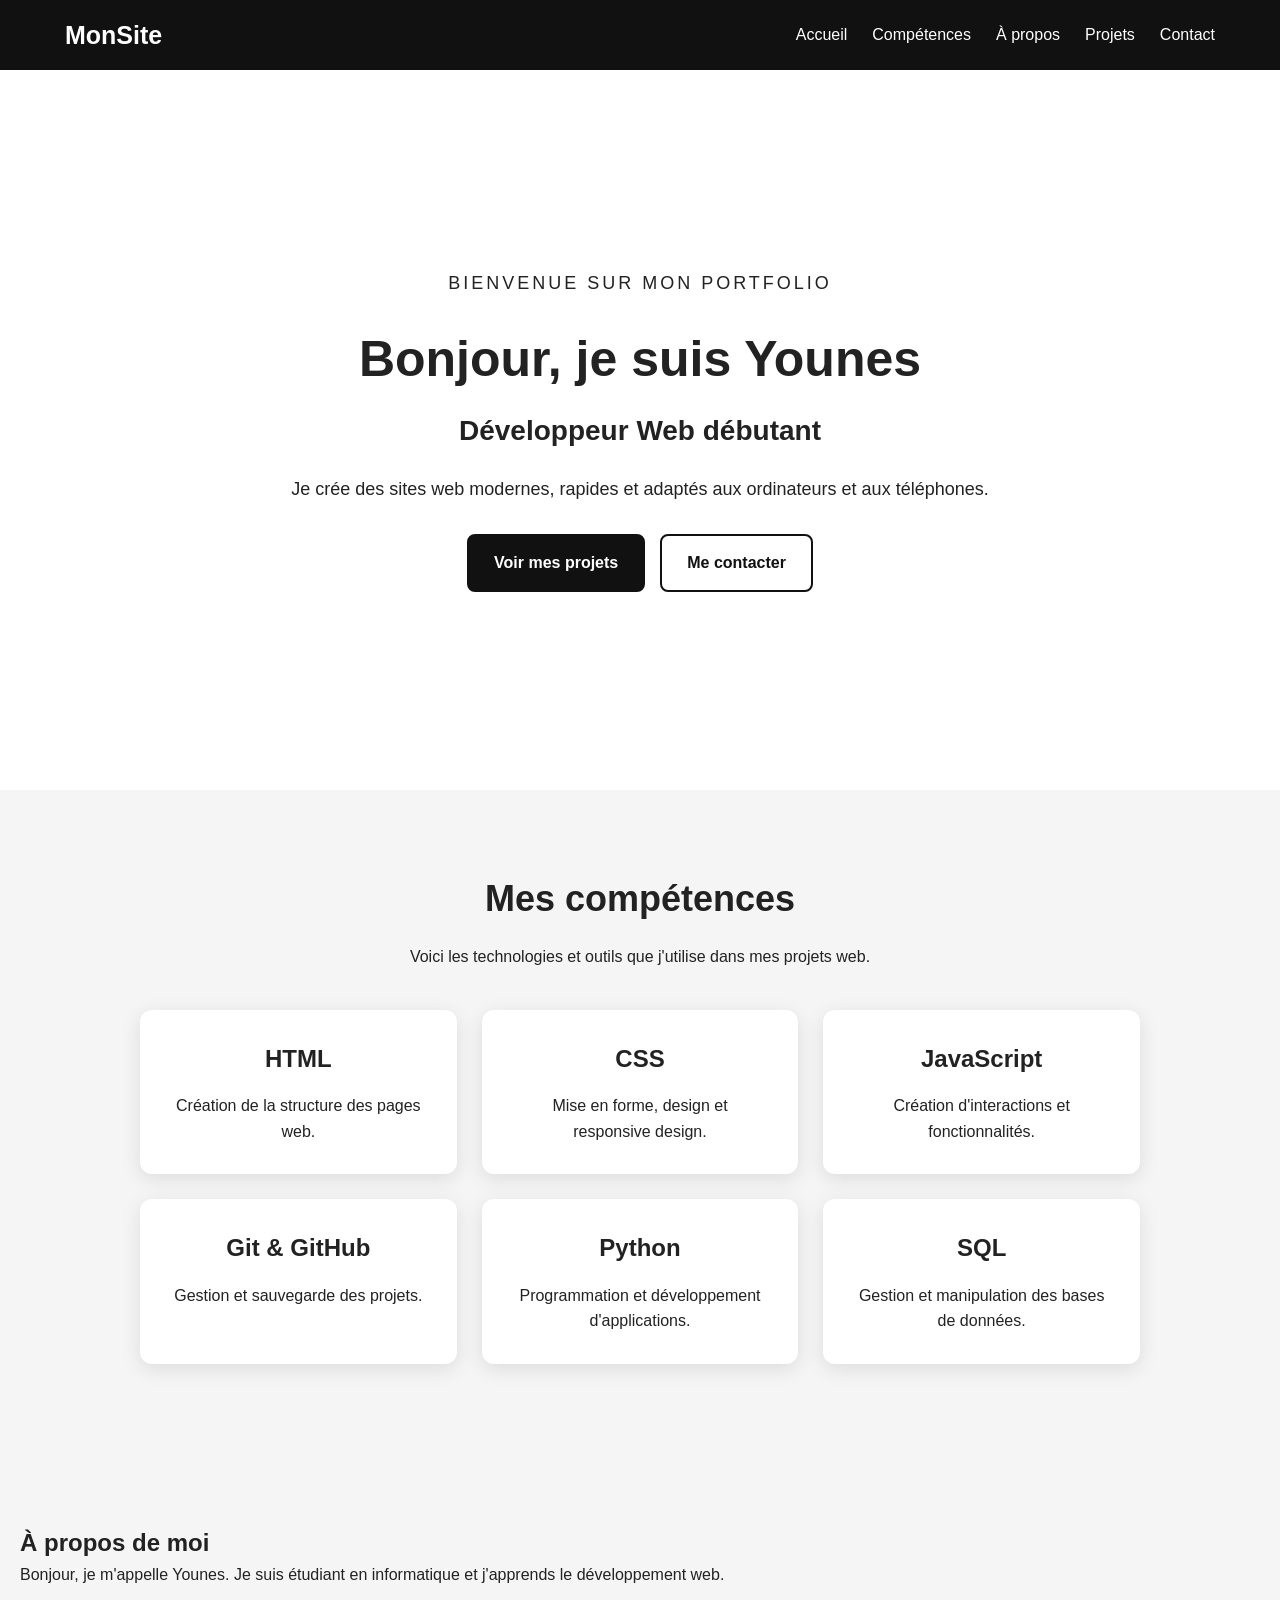
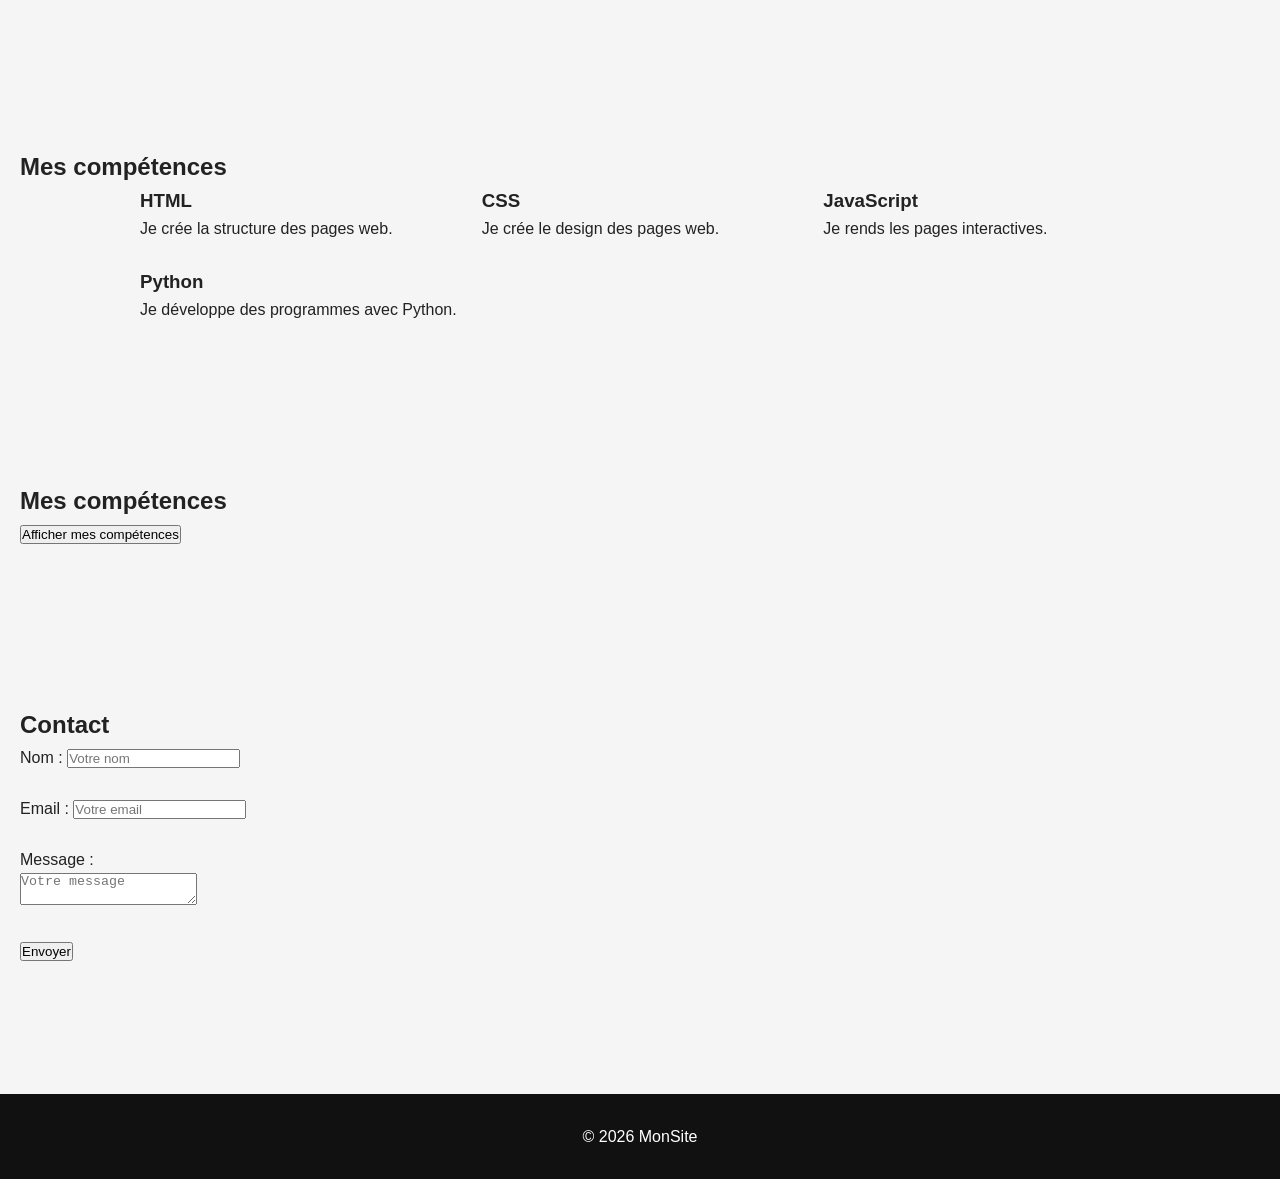
<file: index.html>
<!DOCTYPE html>
<html lang="fr">

<head>
    <meta charset="UTF-8">
    <meta name="viewport" content="width=device-width, initial-scale=1.0">

    <title>Mon premier site</title>
    <link rel="stylesheet" href="style.css">
</head>

<body>

    <header>
    <nav>

        <div class="logo">
            MonSite
        </div>

        <!-- Bouton téléphone -->
        <button id="menuBouton" class="menu-bouton">
            ☰
        </button>

        <!-- Menu -->
        <ul id="menu" class="menu">

            <li>
                <a href="#accueil">Accueil</a>
            </li>
            <li>
                 <a href="#competences">Compétences</a>
            </li>
            <li>
                <a href="apropos.html">À propos</a>
            </li>

            <li>
                <a href="projets.html">Projets</a>
            </li>

            <li>
                <a href="contact.html">Contact</a>
            </li>

        </ul>

    </nav>
</header>



    <main>

   <section id="accueil" class="hero">

    <div class="hero-text">

        <p class="petit-titre">BIENVENUE SUR MON PORTFOLIO</p>

        <h1>
            Bonjour, je suis
            <span>Younes</span>
        </h1>

        <h2>Développeur Web débutant</h2>

        <p>
            Je crée des sites web modernes, rapides et adaptés
            aux ordinateurs et aux téléphones.
        </p>

        <div class="hero-buttons">

            <a href="projets.html" class="btn">
                Voir mes projets
            </a>

            <a href="contact.html" class="btn secondaire">
                Me contacter
            </a>

        </div>

    </div>

</section>

<section id="competences" class="competences-section">

    <h2>Mes compétences</h2>

    <p class="description">
        Voici les technologies et outils que j'utilise
        dans mes projets web.
    </p>

    <div class="competences">

        <div class="competence">
            <h3>HTML</h3>
            <p>
                Création de la structure des pages web.
            </p>
        </div>

        <div class="competence">
            <h3>CSS</h3>
            <p>
                Mise en forme, design et responsive design.
            </p>
        </div>

        <div class="competence">
            <h3>JavaScript</h3>
            <p>
                Création d'interactions et fonctionnalités.
            </p>
        </div>

        <div class="competence">
            <h3>Git & GitHub</h3>
            <p>
                Gestion et sauvegarde des projets.
            </p>
        </div>

        <div class="competence">
            <h3>Python</h3>
            <p>
                Programmation et développement d'applications.
            </p>
        </div>

        <div class="competence">
            <h3>SQL</h3>
            <p>
                Gestion et manipulation des bases de données.
            </p>
        </div>

    </div>

</section>


    <section id="apropos">

        <h2>À propos de moi</h2>

        <p>
            Bonjour, je m'appelle Younes.
            Je suis étudiant en informatique
            et j'apprends le développement web.
        </p>

    </section>


    <section id="competences">

        <h2>Mes compétences</h2>

        <div class="competences">

            <div class="carte">
                <h3>HTML</h3>
                <p>Je crée la structure des pages web.</p>
            </div>

            <div class="carte">
                <h3>CSS</h3>
                <p>Je crée le design des pages web.</p>
            </div>

            <div class="carte">
                <h3>JavaScript</h3>
                <p>Je rends les pages interactives.</p>
            </div>
            <div class="carte">
               <h3>Python</h3>
               <p>Je développe des programmes avec Python.</p>
            </div>

        </div>

    </section>
    <section id="competences">

    <h2>Mes compétences</h2>

    <button id="afficherCompetences">
        Afficher mes compétences
    </button>

    <div id="listeCompetences"></div>

</section>


    <section id="contact">

    <h2>Contact</h2>

    <form id="contactForm">

        <label for="nom">
            Nom :
        </label>

        <input
            type="text"
            id="nom"
            placeholder="Votre nom"
        >

        <br><br>


        <label for="email">
            Email :
        </label>

        <input
            type="email"
            id="email"
            placeholder="Votre email"
        >

        <br><br>


        <label for="messageContact">
            Message :
        </label>

        <br>

        <textarea
            id="messageContact"
            placeholder="Votre message"
        ></textarea>

        <br><br>

        <button type="submit">
            Envoyer
        </button>

    </form>

    <p id="resultat"></p>

</section>

</main>


<footer>

    <p>
        © 2026 MonSite
    </p>

</footer>


<script src="script.js"></script>



</body>

</html>
</file>
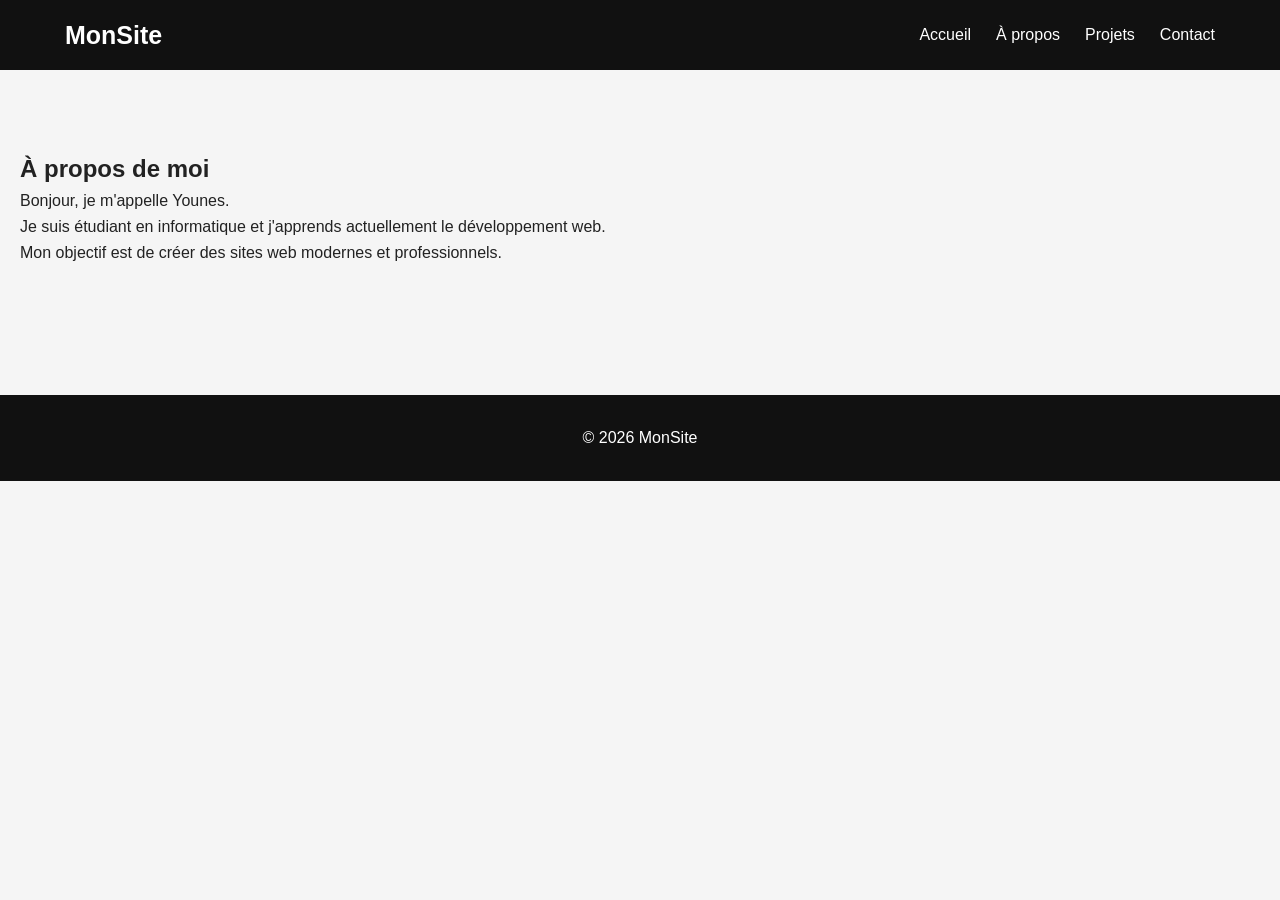
<file: apropos.html>
<!DOCTYPE html>
<html lang="fr">

<head>

    <meta charset="UTF-8">

    <meta name="viewport"
          content="width=device-width, initial-scale=1.0">

    <title>À propos - MonSite</title>

    <link rel="stylesheet" href="style.css">

</head>

<body>

<header>

    <nav>

        <div class="logo">
            MonSite
        </div>

        <button id="menuBouton" class="menu-bouton">
            ☰
        </button>

        <ul id="menu" class="menu">

            <li>
                <a href="index.html">
                    Accueil
                </a>
            </li>

            <li>
                <a href="apropos.html">
                    À propos
                </a>
            </li>

            <li>
                <a href="projets.html">
                    Projets
                </a>
            </li>

            <li>
                <a href="contact.html">
                    Contact
                </a>
            </li>

        </ul>

    </nav>

</header>


<main>

    <section>

        <h1>À propos de moi</h1>

        <p>
            Bonjour, je m'appelle Younes.
        </p>

        <p>
            Je suis étudiant en informatique
            et j'apprends actuellement le développement web.
        </p>

        <p>
            Mon objectif est de créer des sites web
            modernes et professionnels.
        </p>

    </section>

</main>


<footer>

    <p>
        © 2026 MonSite
    </p>

</footer>


<script src="script.js"></script>

</body>

</html>
</file>
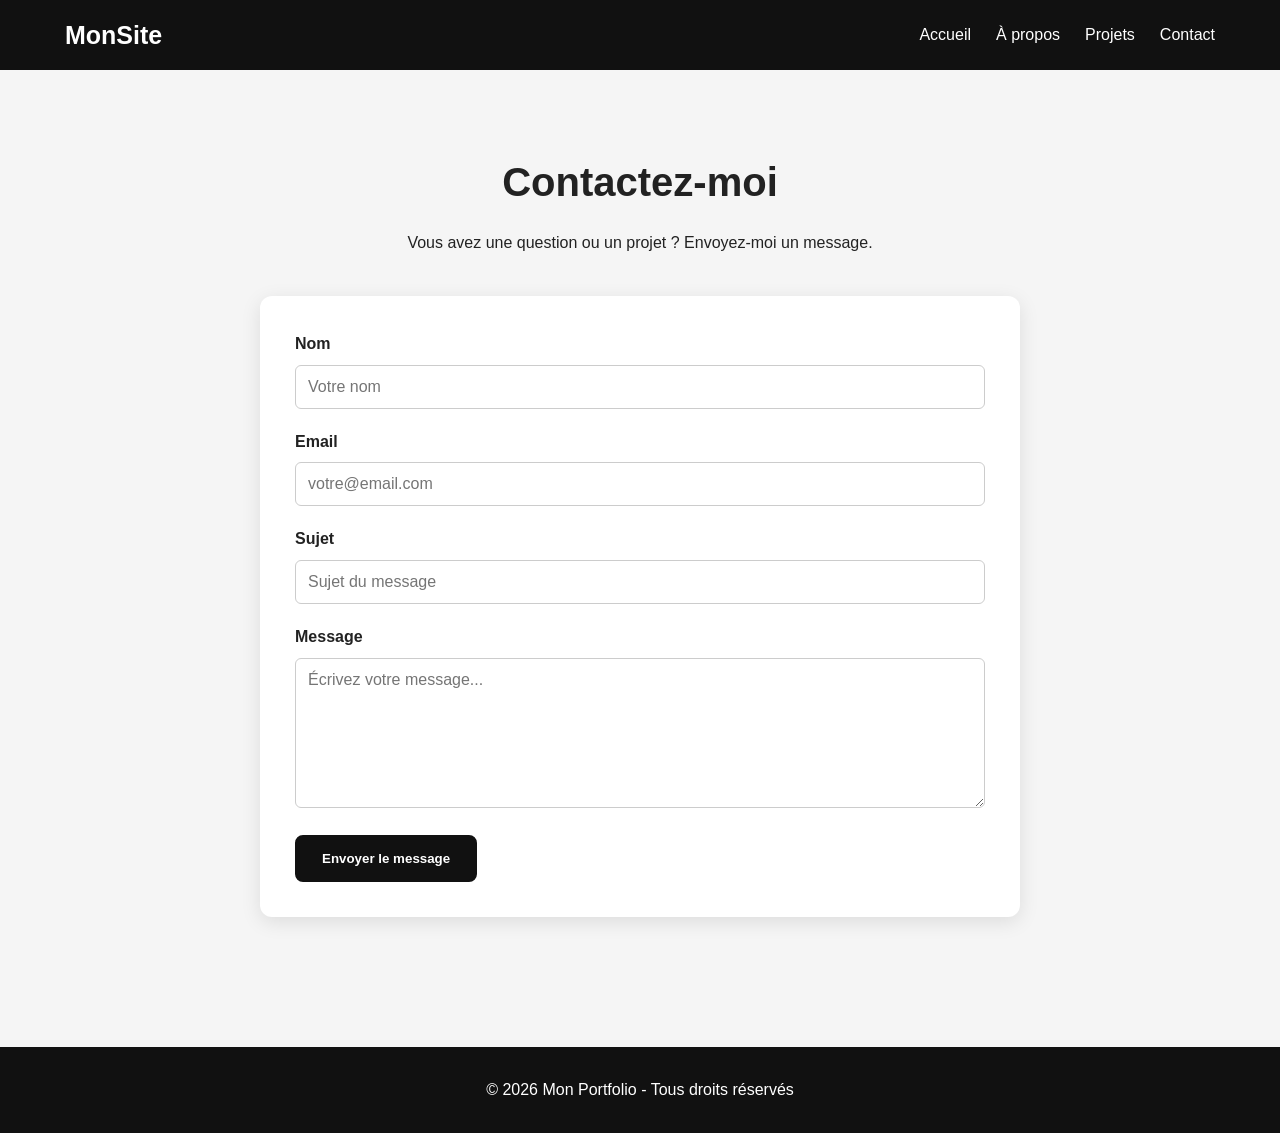
<file: contact.html>
<!DOCTYPE html>
<html lang="fr">

<head>
    <meta charset="UTF-8">
    <meta name="viewport" content="width=device-width, initial-scale=1.0">

    <title>Contact - Mon Portfolio</title>

    <link rel="stylesheet" href="style.css">
</head>

<body>

    <!-- MENU -->

    <header>

        <nav>

            <div class="logo">
                MonSite
            </div>

            <button id="menuBouton" class="menu-bouton">
                ☰
            </button>

            <ul id="menu" class="menu">

                <li>
                    <a href="index.html">Accueil</a>
                </li>

                <li>
                    <a href="apropos.html">À propos</a>
                </li>

                <li>
                    <a href="projets.html">Projets</a>
                </li>

                <li>
                    <a href="contact.html">Contact</a>
                </li>

            </ul>

        </nav>

    </header>


    <!-- CONTACT -->

    <main>

        <section class="contact-section">

            <h1>Contactez-moi</h1>

            <p class="description">
                Vous avez une question ou un projet ?
                Envoyez-moi un message.
            </p>


            <form id="contactForm" class="contact-form">

                <div class="form-group">

                    <label for="nom">
                        Nom
                    </label>

                    <input
                        type="text"
                        id="nom"
                        name="nom"
                        placeholder="Votre nom"
                        required
                    >

                </div>


                <div class="form-group">

                    <label for="email">
                        Email
                    </label>

                    <input
                        type="email"
                        id="email"
                        name="email"
                        placeholder="votre@email.com"
                        required
                    >

                </div>


                <div class="form-group">

                    <label for="sujet">
                        Sujet
                    </label>

                    <input
                        type="text"
                        id="sujet"
                        name="sujet"
                        placeholder="Sujet du message"
                        required
                    >

                </div>


                <div class="form-group">

                    <label for="message">
                        Message
                    </label>

                    <textarea
                        id="message"
                        name="message"
                        placeholder="Écrivez votre message..."
                        required
                    ></textarea>

                </div>


                <button
                    type="submit"
                    class="btn">
                    Envoyer le message
                </button>

                <p id="messageForm"></p>

            </form>

        </section>

    </main>


    <!-- FOOTER -->

    <footer>

        <p>
            © 2026 Mon Portfolio - Tous droits réservés
        </p>

    </footer>


    <script src="script.js"></script>

</body>

</html>
</file>
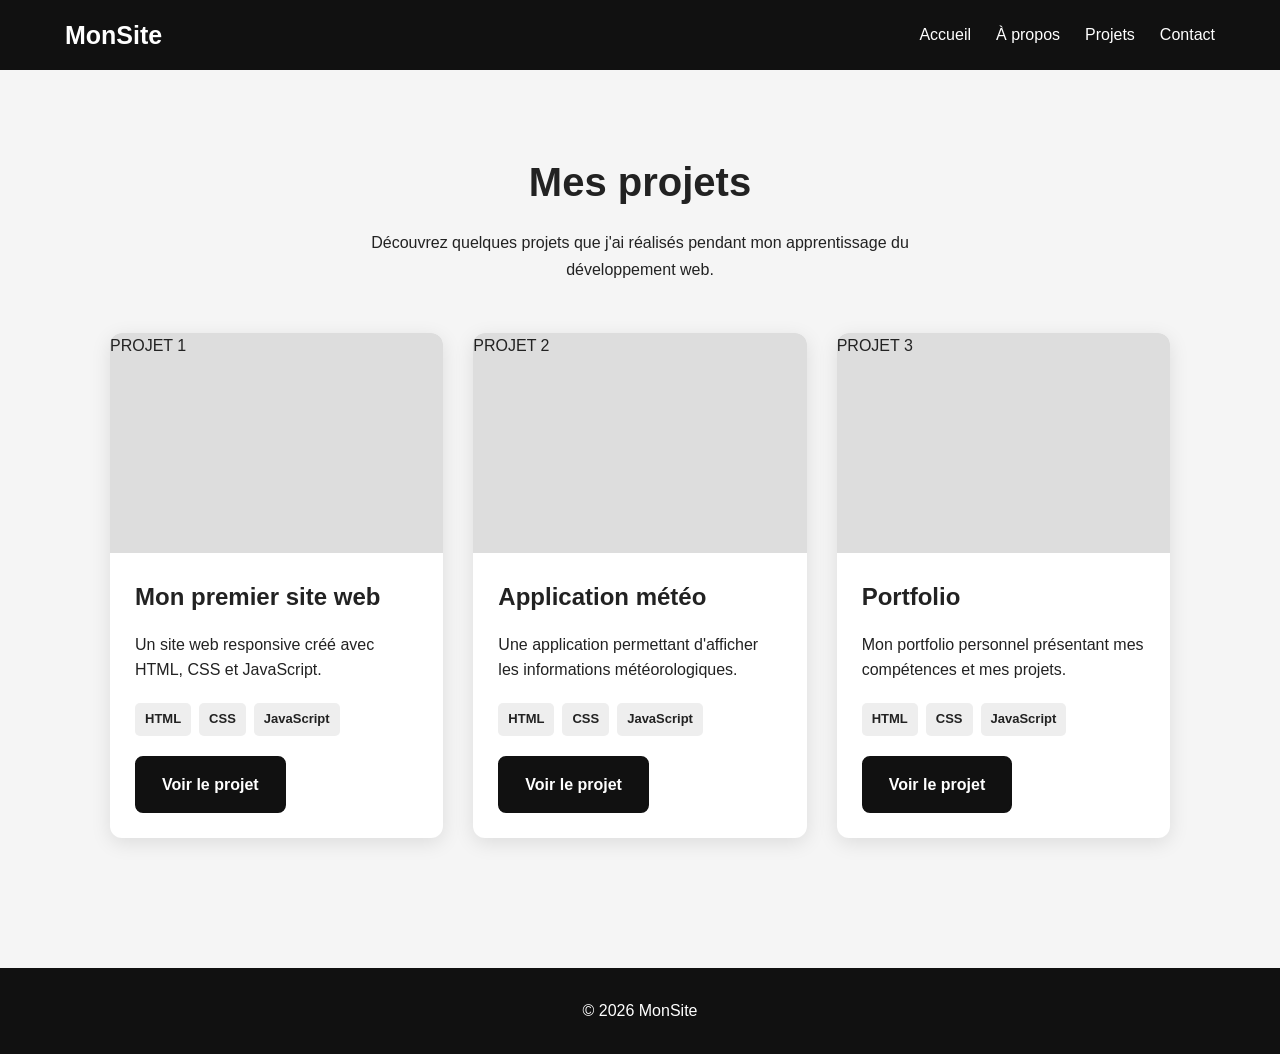
<file: projet.html>
<!DOCTYPE html>
<html lang="fr">

<head>

    <meta charset="UTF-8">

    <meta name="viewport"
          content="width=device-width, initial-scale=1.0">

    <title>Mes projets - MonSite</title>

    <link rel="stylesheet" href="style.css">

</head>

<body>

<header>

    <nav>

        <div class="logo">
            MonSite
        </div>

        <button id="menuBouton" class="menu-bouton">
            ☰
        </button>

        <ul id="menu" class="menu">

            <li>
                <a href="index.html">Accueil</a>
            </li>

            <li>
                <a href="apropos.html">À propos</a>
            </li>

            <li>
                <a href="projets.html">Projets</a>
            </li>

            <li>
                <a href="contact.html">Contact</a>
            </li>

        </ul>

    </nav>

</header>


<main>

    <section class="projets-section">

        <h1>Mes projets</h1>

        <p class="description">
            Découvrez quelques projets que j'ai réalisés
            pendant mon apprentissage du développement web.
        </p>

        <div class="projets-container">

            <article class="projet">

                <div class="projet-image">
                    <div class="image-placeholder">
                        PROJET 1
                    </div>
                </div>

                <div class="projet-contenu">

                    <h2>Mon premier site web</h2>

                    <p>
                        Un site web responsive créé avec HTML,
                        CSS et JavaScript.
                    </p>

                    <div class="technologies">
                        <span>HTML</span>
                        <span>CSS</span>
                        <span>JavaScript</span>
                    </div>

                    <a href="#" class="btn">
                        Voir le projet
                    </a>

                </div>

            </article>


            <article class="projet">

                <div class="projet-image">
                    <div class="image-placeholder">
                        PROJET 2
                    </div>
                </div>

                <div class="projet-contenu">

                    <h2>Application météo</h2>

                    <p>
                        Une application permettant d'afficher
                        les informations météorologiques.
                    </p>

                    <div class="technologies">
                        <span>HTML</span>
                        <span>CSS</span>
                        <span>JavaScript</span>
                    </div>

                    <a href="#" class="btn">
                        Voir le projet
                    </a>

                </div>

            </article>


            <article class="projet">

                <div class="projet-image">
                    <div class="image-placeholder">
                        PROJET 3
                    </div>
                </div>

                <div class="projet-contenu">

                    <h2>Portfolio</h2>

                    <p>
                        Mon portfolio personnel présentant
                        mes compétences et mes projets.
                    </p>

                    <div class="technologies">
                        <span>HTML</span>
                        <span>CSS</span>
                        <span>JavaScript</span>
                    </div>

                    <a href="#" class="btn">
                        Voir le projet
                    </a>

                </div>

            </article>

        </div>

    </section>

</main>



<footer>

    <p>
        © 2026 MonSite
    </p>

</footer>


<script src="script.js"></script>

</body>

</html>
</file>
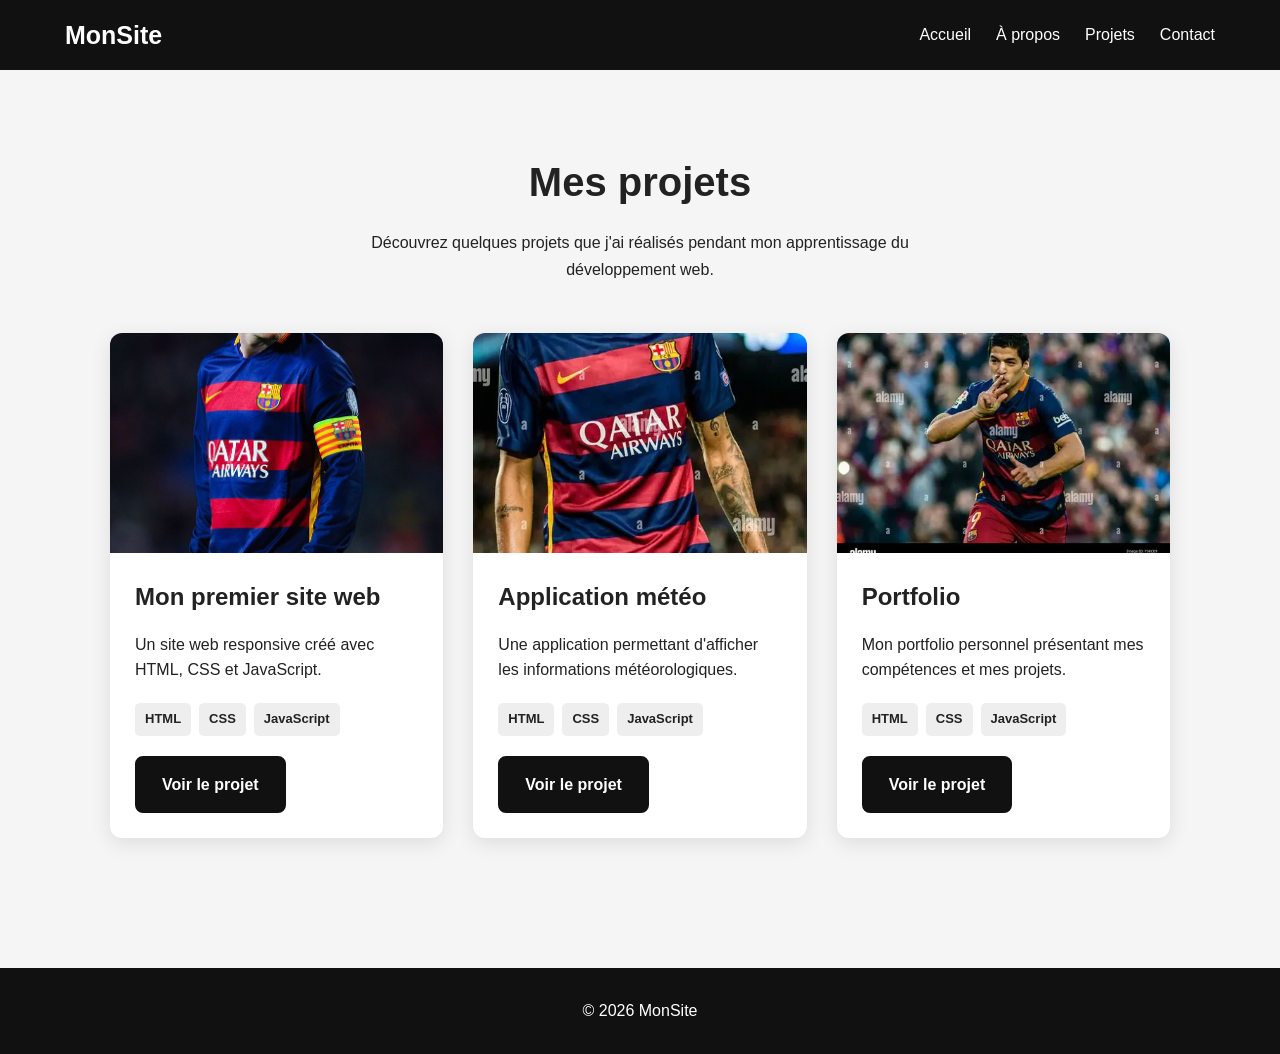
<file: projets.html>
<!DOCTYPE html>
<html lang="fr">

<head>

    <meta charset="UTF-8">

    <meta name="viewport"
          content="width=device-width, initial-scale=1.0">

    <title>Mes projets - MonSite</title>

    <link rel="stylesheet" href="style.css">

</head>

<body>

<header>

    <nav>

        <div class="logo">
            MonSite
        </div>

        <button id="menuBouton" class="menu-bouton">
            ☰
        </button>

        <ul id="menu" class="menu">

            <li>
                <a href="index.html">Accueil</a>
            </li>

            <li>
                <a href="apropos.html">À propos</a>
            </li>

            <li>
                <a href="projets.html">Projets</a>
            </li>

            <li>
                <a href="contact.html">Contact</a>
            </li>

        </ul>

    </nav>

</header>


<main>

    <section class="projets-section">

        <h1>Mes projets</h1>

        <p class="description">
            Découvrez quelques projets que j'ai réalisés
            pendant mon apprentissage du développement web.
        </p>

        <div class="projets-container">

            <article class="projet">

                <div class="projet-image">
                    <img src="images/projet1.jpg" alt="Mon premier site web">>
                </div>

                <div class="projet-contenu">

                    <h2>Mon premier site web</h2>

                    <p>
                        Un site web responsive créé avec HTML,
                        CSS et JavaScript.
                    </p>

                    <div class="technologies">
                        <span>HTML</span>
                        <span>CSS</span>
                        <span>JavaScript</span>
                    </div>

                    <a href="#" class="btn">
                        Voir le projet
                    </a>

                </div>

            </article>


            <article class="projet">

                <div class="projet-image">
                    <img src="images/projet2.webp" alt="Application météo">
                </div>

                <div class="projet-contenu">

                    <h2>Application météo</h2>

                    <p>
                        Une application permettant d'afficher
                        les informations météorologiques.
                    </p>

                    <div class="technologies">
                        <span>HTML</span>
                        <span>CSS</span>
                        <span>JavaScript</span>
                    </div>

                    <a href="#" class="btn">
                        Voir le projet
                    </a>

                </div>

            </article>


            <article class="projet">

                <div class="projet-image">
                    <img src="images/projet3.webp" alt="Portfolio">
                </div>

                <div class="projet-contenu">

                    <h2>Portfolio</h2>

                    <p>
                        Mon portfolio personnel présentant
                        mes compétences et mes projets.
                    </p>

                    <div class="technologies">
                        <span>HTML</span>
                        <span>CSS</span>
                        <span>JavaScript</span>
                    </div>

                    <a href="#" class="btn">
                        Voir le projet
                    </a>

                </div>

            </article>

        </div>

    </section>

</main>



<footer>

    <p>
        © 2026 MonSite
    </p>

</footer>


<script src="script.js"></script>

</body>

</html>
</file>
<file: style.css>
/* ========================================
   RESET
======================================== */

* {
    margin: 0;
    padding: 0;
    box-sizing: border-box;
}

html {
    scroll-behavior: smooth;
}

body {
    font-family: Arial, sans-serif;
    line-height: 1.6;
    background-color: #f5f5f5;
    color: #222;
}


/* ========================================
   NAVIGATION
======================================== */

header {
    background-color: #111;
    position: sticky;
    top: 0;
    z-index: 1000;
}

nav {
    max-width: 1200px;
    margin: auto;

    display: flex;
    justify-content: space-between;
    align-items: center;

    padding: 15px 25px;
}

.logo {
    color: white;
    font-size: 25px;
    font-weight: bold;
}

.menu {
    display: flex;

    list-style: none;

    gap: 25px;

    margin: 0;
    padding: 0;
}

.menu li {
    list-style: none;
}

.menu a {
    color: white;

    text-decoration: none;

    font-size: 16px;

    transition: 0.3s;
}

.menu a:hover {
    opacity: 0.7;
}


/* ========================================
   BOUTON MENU MOBILE
======================================== */

.menu-bouton {
    display: none;

    background: none;

    border: none;

    color: white;

    font-size: 32px;

    cursor: pointer;
}


/* ========================================
   HERO / ACCUEIL
======================================== */

.hero {
    min-height: 80vh;

    display: flex;

    justify-content: center;

    align-items: center;

    text-align: center;

    padding: 80px 20px;

    background-color: white;
}

.hero-text {
    max-width: 800px;
}

.petit-titre {
    font-size: 14px;

    letter-spacing: 3px;

    margin-bottom: 20px;
}

.hero h1 {
    font-size: 50px;

    margin-bottom: 10px;
}

.hero h1 span {
    font-weight: bold;
}

.hero h2 {
    font-size: 28px;

    margin-bottom: 20px;
}

.hero p {
    font-size: 18px;

    line-height: 1.7;
}

.hero-buttons {
    margin-top: 30px;

    display: flex;

    justify-content: center;

    gap: 15px;
}


/* ========================================
   BOUTONS
======================================== */

.btn {
    display: inline-block;

    padding: 14px 25px;

    background-color: #111;

    color: white;

    text-decoration: none;

    border-radius: 8px;

    font-weight: bold;

    border: 2px solid #111;

    transition: 0.3s;
}

.btn:hover {
    transform: translateY(-3px);

    opacity: 0.8;
}

.btn.secondaire {
    background-color: transparent;

    color: #111;
}


/* ========================================
   SECTIONS
======================================== */

section {
    padding: 80px 20px;
}

.description {
    max-width: 650px;

    margin: 0 auto 40px;

    text-align: center;

    line-height: 1.7;
}


/* ========================================
   COMPETENCES
======================================== */

.competences-section {
    text-align: center;

    background-color: #f5f5f5;
}

.competences-section h2 {
    font-size: 36px;

    margin-bottom: 15px;
}

.competences {
    max-width: 1000px;

    margin: auto;

    display: grid;

    grid-template-columns: repeat(3, 1fr);

    gap: 25px;
}

.competence {
    background-color: white;

    padding: 30px;

    border-radius: 12px;

    box-shadow: 0 5px 20px rgba(0, 0, 0, 0.1);

    transition: 0.3s;
}

.competence:hover {
    transform: translateY(-8px);
}

.competence h3 {
    font-size: 24px;

    margin-bottom: 15px;
}

.competence p {
    line-height: 1.6;
}


/* ========================================
   PAGE PROJETS
======================================== */

.projets-section {
    max-width: 1100px;

    margin: auto;

    padding: 80px 20px;

    text-align: center;
}

.projets-section > h1 {
    font-size: 40px;

    margin-bottom: 15px;
}

.projets-container {
    display: grid;

    grid-template-columns: repeat(3, 1fr);

    gap: 30px;

    margin-top: 50px;
}

.projet {
    background-color: white;

    overflow: hidden;

    border-radius: 12px;

    box-shadow: 0 5px 20px rgba(0, 0, 0, 0.1);

    text-align: left;

    transition: 0.3s;
}

.projet:hover {
    transform: translateY(-8px);
}


/* ========================================
   IMAGES DES PROJETS
======================================== */

.projet-image {
    height: 220px;

    overflow: hidden;

    background-color: #ddd;
}

.projet-image img {
    width: 100%;

    height: 100%;

    object-fit: cover;

    display: block;

    transition: transform 0.4s;
}

.projet:hover .projet-image img {
    transform: scale(1.08);
}


/* ========================================
   CONTENU PROJET
======================================== */

.projet-contenu {
    padding: 25px;
}

.projet-contenu h2 {
    margin-bottom: 15px;
}

.projet-contenu p {
    line-height: 1.6;

    margin-bottom: 10px;
}


/* ========================================
   TECHNOLOGIES
======================================== */

.technologies {
    display: flex;

    flex-wrap: wrap;

    gap: 8px;

    margin: 20px 0;
}

.technologies span {
    padding: 6px 10px;

    background-color: #eee;

    border-radius: 5px;

    font-size: 13px;

    font-weight: bold;
}


/* ========================================
   PAGE CONTACT
======================================== */

.contact-section {
    max-width: 800px;

    margin: auto;

    padding: 80px 20px;
}

.contact-section h1 {
    text-align: center;

    font-size: 40px;

    margin-bottom: 15px;
}

.contact-form {
    background-color: white;

    padding: 35px;

    border-radius: 12px;

    box-shadow: 0 5px 20px rgba(0, 0, 0, 0.1);

    margin-top: 40px;
}

.form-group {
    margin-bottom: 20px;
}

.form-group label {
    display: block;

    margin-bottom: 8px;

    font-weight: bold;
}

.form-group input,
.form-group textarea {
    width: 100%;

    padding: 12px;

    border: 1px solid #ccc;

    border-radius: 6px;

    font-family: Arial, sans-serif;

    font-size: 16px;

    outline: none;
}

.form-group input:focus,
.form-group textarea:focus {
    border-color: #111;
}

.form-group textarea {
    min-height: 150px;

    resize: vertical;
}

.contact-form button {
    cursor: pointer;
}


/* ========================================
   A PROPOS
======================================== */

.apropos-section {
    max-width: 900px;

    margin: auto;

    padding: 80px 20px;
}

.apropos-section h1 {
    text-align: center;

    font-size: 40px;

    margin-bottom: 30px;
}

.apropos-contenu {
    background-color: white;

    padding: 35px;

    border-radius: 12px;

    box-shadow: 0 5px 20px rgba(0, 0, 0, 0.1);
}

.apropos-contenu p {
    line-height: 1.8;

    margin-bottom: 20px;
}


/* ========================================
   FOOTER
======================================== */

footer {
    background-color: #111;

    color: white;

    text-align: center;

    padding: 30px 20px;

    margin-top: 50px;
}

footer p {
    margin: 0;
}


/* ========================================
   RESPONSIVE - TABLETTE
======================================== */

@media (max-width: 900px) {

    .competences {
        grid-template-columns: repeat(2, 1fr);
    }

    .projets-container {
        grid-template-columns: repeat(2, 1fr);
    }
}


/* ========================================
   RESPONSIVE - TELEPHONE
======================================== */

@media (max-width: 700px) {

    /* MENU */

    nav {
        position: relative;

        padding: 15px 20px;
    }

    .menu-bouton {
        display: block;
    }

    .menu {
        display: none;

        position: absolute;

        top: 60px;

        left: 0;

        width: 100%;

        flex-direction: column;

        gap: 0;

        text-align: center;

        background-color: #111;

        padding: 10px 0;
    }

    .menu.actif {
        display: flex;
    }

    .menu li {
        padding: 15px;
    }

    .menu a {
        font-size: 17px;
    }


    /* HERO */

    .hero {
        min-height: 75vh;

        padding: 60px 20px;
    }

    .hero h1 {
        font-size: 35px;
    }

    .hero h2 {
        font-size: 22px;
    }

    .hero p {
        font-size: 16px;
    }


    /* BOUTONS */

    .hero-buttons {
        flex-direction: column;

        align-items: center;
    }

    .hero-buttons .btn {
        width: 100%;

        max-width: 300px;

        text-align: center;
    }


    /* SECTIONS */

    section {
        padding: 50px 20px;
    }


    /* COMPETENCES */

    .competences {
        grid-template-columns: 1fr;
    }

    .competences-section h2 {
        font-size: 30px;
    }


    /* PROJETS */

    .projets-container {
        grid-template-columns: 1fr;
    }

    .projets-section {
        padding: 50px 20px;
    }

    .projets-section > h1 {
        font-size: 32px;
    }


    /* CONTACT */

    .contact-section {
        padding: 50px 20px;
    }

    .contact-section h1 {
        font-size: 32px;
    }

    .contact-form {
        padding: 25px 20px;
    }


    /* A PROPOS */

    .apropos-section {
        padding: 50px 20px;
    }

    .apropos-section h1 {
        font-size: 32px;
    }

    .apropos-contenu {
        padding: 25px 20px;
    }

}
</file>
